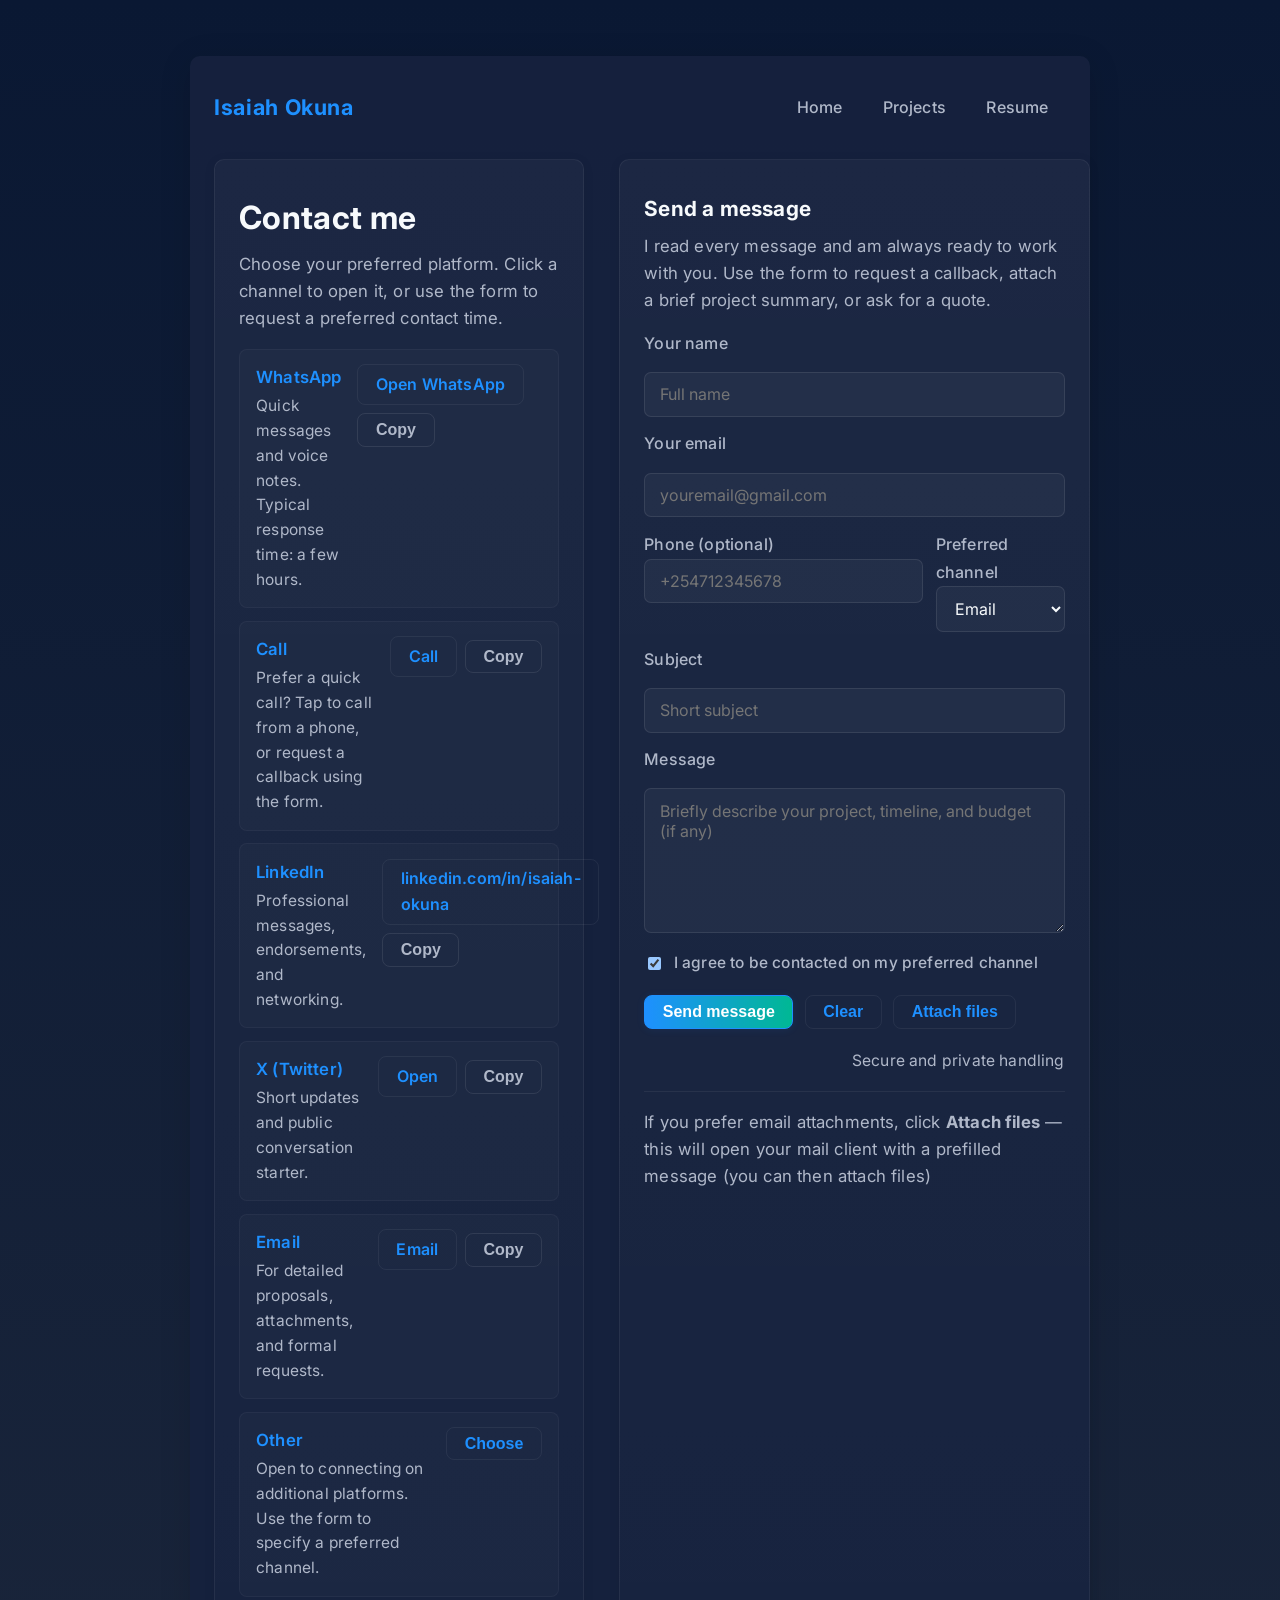
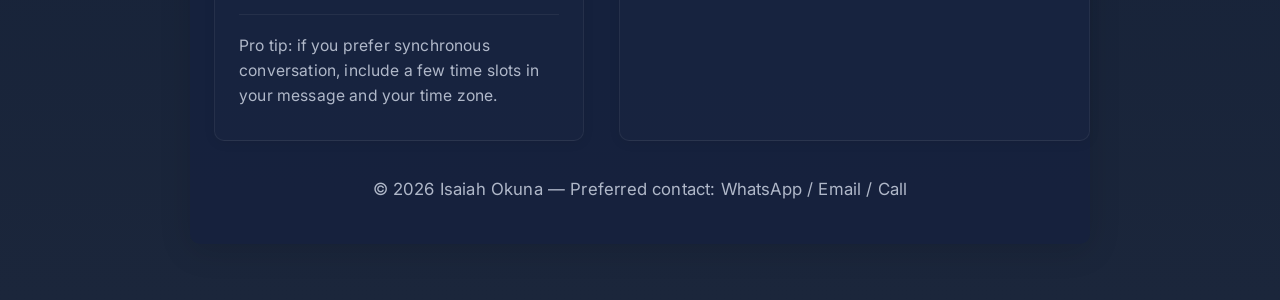
<file: contact me.html>
<!doctype html>
<html lang="en">
<head>
  <meta charset="utf-8" />
  <meta name="viewport" content="width=device-width,initial-scale=1" />
  <title>Contact — Isaiah Okuna</title>
  <link rel="preconnect" href="https://fonts.gstatic.com" crossorigin />
  <link href="https://fonts.googleapis.com/css2?family=Inter:wght@400;600;700&family=Roboto:wght@400;700&display=swap" rel="stylesheet" />
  <meta name="description" content="Contact Isaiah Okuna — choose WhatsApp, LinkedIn, X, phone, or send a direct message. Professional AJAX contact handling with validation." />
  <style>
    :root{
      --bg:#0a1833;
      --card:#16213e;
      --muted:#b0b8c9;
      --accent:#1e90ff;
      --accent-2:#00b894;
      --radius:10px;
      --container:900px;
      font-family: "Inter", "Roboto", system-ui, -apple-system, "Segoe UI", Arial;
      color-scheme: dark;
    }
    *{box-sizing:border-box}
    body{
      margin:0;
      min-height:100vh;
      background:linear-gradient(180deg,#0a1833 0%,#1b263b 100%);
      color:#f7fafc;
      font-size:17px;
      line-height:1.6;
      letter-spacing:0.01em;
    }
    .wrap{
      width:92%;
      max-width:var(--container);
      margin:3.5rem auto;
      padding:2rem 1.5rem 1.5rem 1.5rem;
      background:rgba(22,33,62,0.98);
      border-radius:var(--radius);
      box-shadow:0 6px 32px 0 rgba(0,0,0,0.13);
    }
    header{
      display:flex;
      align-items:center;
      justify-content:space-between;
      margin-bottom:2rem;
    }
    a.brand{
      font-weight:700;
      color:var(--accent);
      text-decoration:none;
      font-size:1.35rem;
      letter-spacing:0.03em;
      transition:color 0.2s;
    }
    a.brand:hover{ color:var(--accent-2);}
    nav[aria-label="Secondary"] a.btn{
      font-size:1rem;
      font-weight:500;
      color:var(--muted);
      border:none;
      background:transparent;
      transition:color 0.2s;
    }
    nav[aria-label="Secondary"] a.btn:hover{
      color:var(--accent);
      background:rgba(30,144,255,0.07);
    }
    .grid{
      display:grid;
      grid-template-columns:370px 1fr;
      gap:2.2rem;
    }
    .card{
      background:linear-gradient(180deg, rgba(255,255,255,0.03), rgba(255,255,255,0.01));
      padding:2rem 1.5rem;
      border-radius:var(--radius);
      border:1px solid rgba(255,255,255,0.06);
      box-shadow:0 2px 12px 0 rgba(0,0,0,0.07);
    }
    h1,h2{
      margin:0 0 0.5rem 0;
      font-weight:700;
      letter-spacing:0.01em;
    }
    h1{font-size:2rem;}
    h2{font-size:1.3rem;}
    p.muted{
      color:var(--muted);
      margin-top:0;
      font-size:1.05rem;
    }
    .channels{
      display:flex;
      flex-direction:column;
      gap:0.8rem;
      margin-top:0.7rem;
    }
    .channel{
      display:flex;
      align-items:flex-start;
      gap:1rem;
      padding:0.9rem 1rem;
      border-radius:8px;
      background:rgba(255,255,255,0.02);
      border:1px solid rgba(255,255,255,0.04);
      transition:box-shadow 0.2s;
    }
    .channel:hover{
      box-shadow:0 2px 8px 0 rgba(30,144,255,0.08);
      border-color:var(--accent);
    }
    .channel .meta{flex:1}
    .channel h4{
      margin:0;
      font-size:1.05rem;
      font-weight:600;
      color:var(--accent);
      letter-spacing:0.01em;
    }
    .channel p{
      margin:0.2rem 0 0 0;
      color:var(--muted);
      font-size:0.97rem;
    }
    .actions{
      display:flex;
      gap:0.5rem;
      flex-wrap:wrap;
      align-items:center;
    }
    .btn{
      display:inline-block;
      padding:0.42rem 1.1rem;
      border-radius:8px;
      text-decoration:none;
      font-weight:600;
      border:1px solid rgba(255,255,255,0.06);
      cursor:pointer;
      background:transparent;
      color:var(--accent);
      font-size:1rem;
      transition:background 0.18s, color 0.18s, border 0.18s;
    }
    .btn.primary{
      background:linear-gradient(90deg,var(--accent),var(--accent-2));
      color:#fff;
      border:1px solid var(--accent);
      box-shadow:0 1px 8px 0 rgba(30,144,255,0.09);
    }
    .btn.primary:hover{
      background:linear-gradient(90deg,var(--accent-2),var(--accent));
      color:#fff;
    }
    .btn.ghost{
      background:transparent;
      color:var(--muted);
      border:1px solid rgba(255,255,255,0.09);
    }
    .btn.ghost:hover{
      color:var(--accent-2);
      border-color:var(--accent-2);
    }
    form.contact{
      display:flex;
      flex-direction:column;
      gap:0.8rem;
    }
    label{
      font-size:1rem;
      color:var(--muted);
      font-weight:500;
      margin-bottom:0.2rem;
    }
    input[type="text"], input[type="email"], textarea, select{
      background:rgba(255,255,255,0.04);
      border:1px solid rgba(255,255,255,0.09);
      padding:0.7rem 0.9rem;
      border-radius:7px;
      color:#f7fafc;
      font-size:1rem;
      font-family:inherit;
      margin-bottom:0.1rem;
      transition:border 0.18s;
    }
    input:focus, textarea:focus, select:focus{
      border:1.5px solid var(--accent);
      outline:none;
      background:rgba(30,144,255,0.06);
    }
    .row{
      display:flex;
      gap:0.8rem;
    }
    .row .col{flex:1}
    .form-actions{
      display:flex;
      gap:0.7rem;
      align-items:center;
      margin-top:0.4rem;
    }
    .status{
      color:var(--accent-2);
      min-height:1.4rem;
      font-weight:500;
      letter-spacing:0.01em;
    }
    footer{
      margin-top:2.2rem;
      color:var(--muted);
      font-size:1.05rem;
      text-align:center;
      letter-spacing:0.01em;
    }
    @media (max-width:920px){
      .grid{grid-template-columns:1fr}
      .row{flex-direction:column}
      .wrap{padding:1.2rem;}
      .card{padding:1.2rem;}
    }
  </style>
</head>
<body>
  <div class="wrap" role="main">
    <header>
      <a class="brand" href="index.html">Isaiah Okuna</a>
      <nav aria-label="Secondary">
        <a class="btn" href="index.html">Home</a>
        <a class="btn" href="projects.html">Projects</a>
        <a class="btn" href="resume.html">Resume</a>
      </nav>
    </header>

    <section class="grid" aria-labelledby="contact-title">
      <!-- Left column: channels -->
      <aside class="card" aria-label="Contact channels">
        <h1 id="contact-title">Contact me</h1>
        <p class="muted">Choose your preferred platform. Click a channel to open it, or use the form to request a preferred contact time.</p>

        <div class="channels" role="list">
          <!-- WhatsApp -->
          <div class="channel" role="listitem" aria-label="WhatsApp">
            <div class="meta">
              <h4>WhatsApp</h4>
              <p>Quick messages and voice notes. Typical response time: a few hours.</p>
            </div>
            <div class="actions" aria-hidden="false">
              <!-- replace phone number with your international number (no plus sign in wa link) -->
              <a id="wa-btn" class="btn" href="https://wa.me/254707605751?text=Hi%20Isaiah%20Okuna%2C%20I%27d%20like%20to%20talk%20about..." target="_blank" rel="noopener">Open WhatsApp</a>
              <button class="btn ghost" onclick="copyToClipboard('+254707605751')">Copy</button>
            </div>
          </div>

          <!-- Phone call -->
          <div class="channel" role="listitem" aria-label="Phone call">
            <div class="meta">
              <h4>Call</h4>
              <p>Prefer a quick call? Tap to call from a phone, or request a callback using the form.</p>
            </div>
            <div class="actions">
              <a id="call-btn" class="btn" href="tel:+254712345678">Call</a>
              <button class="btn ghost" onclick="copyToClipboard('+254712345678')">Copy</button>
            </div>
          </div>

          <!-- LinkedIn -->
          <div class="channel" role="listitem" aria-label="LinkedIn">
            <div class="meta">
              <h4>LinkedIn</h4>
              <p>Professional messages, endorsements, and networking.</p>
            </div>
            <div class="actions">
              <a class="btn" href="https://www.linkedin.com/in/isaiah-okuna" target="_blank" rel="noopener">linkedin.com/in/isaiah-okuna</a>
              <button class="btn ghost" onclick="copyToClipboard('https://www.linkedin.com/in/isaiah-okuna')">Copy</button>
            </div>
          </div>

          <!-- X (Twitter) -->
          <div class="channel" role="listitem" aria-label="X">
            <div class="meta">
              <h4>X (Twitter)</h4>
              <p>Short updates and public conversation starter.</p>
            </div>
            <div class="actions">
              <a class="btn" href="https://twitter.com/IsaiahOkuna" target="_blank" rel="noopener">Open</a>
              <button class="btn ghost" onclick="copyToClipboard('https://twitter.com/IsaiahOkuna')">Copy</button>
            </div>
          </div>

          <!-- Email -->
          <div class="channel" role="listitem" aria-label="Email">
            <div class="meta">
              <h4>Email</h4>
              <p>For detailed proposals, attachments, and formal requests.</p>
            </div>
            <div class="actions">
              <a class="btn" href="mailto:isaiah.okuna@gmail.com">Email</a>
              <button class="btn ghost" onclick="copyToClipboard('isaiah.okuna@gmail.com')">Copy</button>
            </div>
          </div>

          <!-- Other platforms placeholder -->
          <div class="channel" role="listitem" aria-label="Other platforms">
            <div class="meta">
              <h4>Other</h4>
              <p>Open to connecting on additional platforms. Use the form to specify a preferred channel.</p>
            </div>
            <div class="actions">
              <button class="btn" onclick="document.getElementById('pref-channel').focus()">Choose</button>
            </div>
          </div>
        </div>

        <hr style="border:none;border-top:1px solid rgba(255,255,255,0.06);margin:1.1rem 0">

        <p style="margin:0;font-size:0.98rem;color:var(--muted)">Pro tip: if you prefer synchronous conversation, include a few time slots in your message and your time zone.</p>
      </aside>

      <!-- Right column: contact form -->
      <main class="card" aria-label="Contact form">
        <h2 style="margin-top:0">Send a message</h2>
        <p class="muted">I read every message and am always ready to work with you. Use the form to request a callback, attach a brief project summary, or ask for a quote.</p>

        <form id="contact-form" class="contact" novalidate>
          <label for="name">Your name</label>
          <input id="name" name="name" type="text" placeholder="Full name" required minlength="2" />

          <label for="email">Your email</label>
          <input id="email" name="email" type="email" placeholder="youremail@gmail.com" required />

          <div class="row">
            <div class="col">
              <label for="phone">Phone (optional)</label>
              <input id="phone" name="phone" type="text" placeholder="+254712345678" />
            </div>
            <div class="col">
              <label for="pref-channel">Preferred channel</label>
              <select id="pref-channel" name="pref_channel" aria-label="Preferred contact channel">
                <option value="whatsapp">WhatsApp</option>
                <option value="call">Call</option>
                <option value="email" selected>Email</option>
                <option value="linkedin">LinkedIn</option>
                <option value="x">X</option>
                <option value="other">Other</option>
              </select>
            </div>
          </div>

          <label for="subject">Subject</label>
          <input id="subject" name="subject" type="text" placeholder="Short subject" required minlength="3" />

          <label for="message">Message</label>
          <textarea id="message" name="message" rows="6" placeholder="Briefly describe your project, timeline, and budget (if any)" required minlength="10"></textarea>

          <div style="display:flex;gap:0.6rem;align-items:center;margin-top:0.25rem">
            <input id="consent" type="checkbox" checked />
            <label for="consent" style="margin:0;color:var(--muted);font-size:0.97rem">I agree to be contacted on my preferred channel</label>
          </div>

          <div class="form-actions">
            <button id="submit-btn" class="btn primary" type="submit">Send message</button>
            <button id="clear-btn" class="btn" type="button">Clear</button>
            <button id="attach-btn" class="btn" type="button" title="Add attachments via email">Attach files</button>
          </div>

          <div style="display:flex;justify-content:space-between;align-items:center;margin-top:0.4rem">
            <div id="form-status" class="status" aria-live="polite"></div>
            <div style="color:var(--muted);font-size:0.98rem">Secure and private handling</div>
          </div>
        </form>

        <hr style="border:none;border-top:1px solid rgba(255,255,255,0.06);margin:1.1rem 0">

        <p class="muted" style="margin:0">If you prefer email attachments, click <strong>Attach files</strong> — this will open your mail client with a prefilled message (you can then attach files)</p>
      </main>
    </section>

    <footer>
      <p>© <span id="year"></span> Isaiah Okuna — Preferred contact: WhatsApp / Email / Call</p>
    </footer>
  </div>

  <script>
    // small helpers
    document.getElementById('year').textContent = new Date().getFullYear();

    function copyToClipboard(text){
      if(navigator.clipboard){
        navigator.clipboard.writeText(text).then(()=> showStatus('Copied to clipboard'));
      } else {
        const ta = document.createElement('textarea'); ta.value = text; document.body.appendChild(ta); ta.select();
        try { document.execCommand('copy'); showStatus('Copied to clipboard'); } catch(e){ showStatus('Copy failed'); }
        document.body.removeChild(ta);
      }
    }

    function showStatus(msg, isError=false){
      const el = document.getElementById('form-status');
      el.textContent = msg;
      el.style.color = isError ? '#ffb4b4' : '';
      clearTimeout(window._statusTimer);
      window._statusTimer = setTimeout(()=> el.textContent = '', 6000);
    }

    // Attach button opens mail client with prefilled subject/body for attachments
    document.getElementById('attach-btn').addEventListener('click', () => {
      const name = encodeURIComponent(document.getElementById('name').value || '');
      const subject = encodeURIComponent(document.getElementById('subject').value || 'Files for discussion');
      const body = encodeURIComponent((document.getElementById('message').value || '') + '\n\nPlease find attachments in this email.');
      const mailto = `mailto:isaiah.okuna@gmail.com?subject=${subject}&body=${body}`;
      // open mail client
      window.location.href = mailto;
    });

    // Clear form
    document.getElementById('clear-btn').addEventListener('click', () => {
      document.getElementById('contact-form').reset();
      showStatus('Form cleared');
    });

    // Form validation helper
    function validateForm(data){
      const errors = [];
      if(!data.name || data.name.length < 2) errors.push('Name is too short');
      if(!data.email || !/^[^\s@]+@[^\s@]+\.[^\s@]+$/.test(data.email)) errors.push('Invalid email');
      if(!data.subject || data.subject.length < 3) errors.push('Subject is too short');
      if(!data.message || data.message.length < 10) errors.push('Message is too short');
      return errors;
    }

    // AJAX submit to backend /api/contact with professional handling
    document.getElementById('contact-form').addEventListener('submit', async function(ev){
      ev.preventDefault();
      const submitBtn = document.getElementById('submit-btn');
      submitBtn.disabled = true;
      submitBtn.textContent = 'Sending...';

      const data = {
        name: document.getElementById('name').value.trim(),
        email: document.getElementById('email').value.trim(),
        phone: document.getElementById('phone').value.trim(),
        pref_channel: document.getElementById('pref-channel').value,
        subject: document.getElementById('subject').value.trim(),
        message: document.getElementById('message').value.trim(),
        consent: !!document.getElementById('consent').checked
      };

      const errors = validateForm(data);
      if(errors.length){
        showStatus(errors[0], true);
        submitBtn.disabled = false;
        submitBtn.textContent = 'Send message';
        return;
      }

      // Primary: POST to /api/contact (expects JSON); fallback: open mail client
      try {
        const resp = await fetch('/api/contact', {
          method: 'POST',
          headers: { 'Content-Type': 'application/json' },
          body: JSON.stringify({
            name: data.name,
            email: data.email,
            message: `Preferred channel: ${data.pref_channel}\nPhone: ${data.phone}\n\n${data.message}`,
            subject: data.subject
          }),
          credentials: 'same-origin' // include cookies if any
        });

        if(resp.ok){
          const json = await resp.json();
          if(json && json.ok){
            showStatus('Message sent. I will contact you on your preferred channel shortly.');
            document.getElementById('contact-form').reset();
            submitBtn.textContent = 'Sent';
            setTimeout(()=> { submitBtn.textContent = 'Send message'; submitBtn.disabled = false; }, 1800);
            return;
          }
          // server returned structured error
          const err = json && json.errors ? Object.values(json.errors)[0] : 'Server error';
          showStatus(err, true);
        } else if(resp.status === 400){
          const json = await resp.json();
          const err = json && json.errors ? Object.values(json.errors)[0] : 'Validation failed';
          showStatus(err, true);
        } else {
          // non-JSON or unexpected status - fallback
          showStatus('Server error, opening mail client as fallback', true);
        }
      } catch (err){
        // network failure or no backend
        showStatus('No server available. Opening mail client as fallback');
      }

      // Fallback mailto with prefilled message (will open user's mail client)
      const subject = encodeURIComponent(data.subject || 'Contact from portfolio');
      const body = encodeURIComponent(
        `Name: ${data.name}\nEmail: ${data.email}\nPhone: ${data.phone}\nPreferred channel: ${data.pref_channel}\n\n${data.message}`
      );
      window.location.href = `mailto:isaiah.okuna@gmail.com?subject=${subject}&body=${body}`;

      submitBtn.disabled = false;
      submitBtn.textContent = 'Send message';
    });

    // Optional: detect mobile and present "Call" more prominently
    (function enhanceForMobile(){
      const isMobile = /Mobi|Android/i.test(navigator.userAgent);
      if(isMobile){
        document.getElementById('call-btn').classList.add('primary');
      }
    })();
  </script>
</body>
</html>
</file>
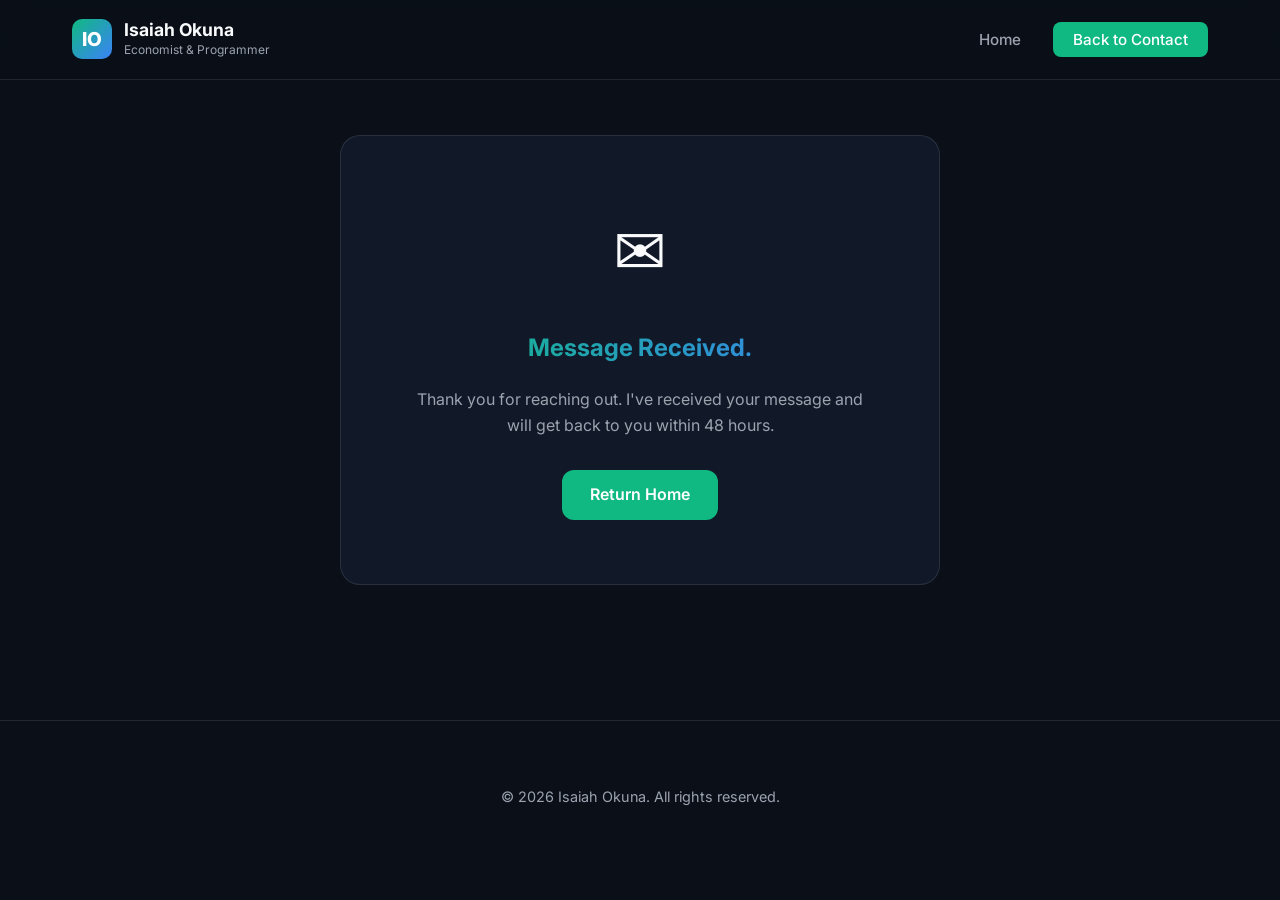
<file: contacts-thanks.html>
<!DOCTYPE html>
<html lang="en">
<head>
    <meta charset="UTF-8">
    <meta name="viewport" content="width=device-width, initial-scale=1.0">
    <title>Thank You | Isaiah Okuna</title>
    <link rel="stylesheet" href="style.css">
    <script src="https://cdnjs.cloudflare.com/ajax/libs/gsap/3.12.2/gsap.min.js"></script>
</head>
<body>

    <header class="site-header">
        <div class="container nav-container">
            <a href="index.html" class="brand">
                <div class="brand-logo">IO</div>
                <div class="brand-text">
                    <h1>Isaiah Okuna</h1>
                    <span>Economist & Programmer</span>
                </div>
            </a>
            <nav>
                <ul id="nav-menu">
                    <li><a href="index.html">Home</a></li>
                    <li><a href="contact.html" class="btn-nav">Back to Contact</a></li>
                </ul>
            </nav>
        </div>
    </header>

    <main style="min-height: 80vh; display: flex; align-items: center; justify-content: center; text-align: center;">
        <div class="container">
            <div class="card" style="max-width: 600px; margin: 0 auto; padding: 4rem;" id="thanks-card">
                <div style="font-size: 4rem; margin-bottom: 2rem;">✉</div>
                <h2 class="gradient-text">Message Received.</h2>
                <p class="text-muted" style="margin-bottom: 2rem;">Thank you for reaching out. I've received your message and will get back to you within 48 hours.</p>
                <a href="index.html" class="btn btn-primary">Return Home</a>
            </div>
        </div>
    </main>

    <footer>
        <div class="container footer-content">
            <p>&copy; <span id="year"></span> Isaiah Okuna. All rights reserved.</p>
        </div>
    </footer>

    <script src="script.js"></script>
    <script>
        document.addEventListener("DOMContentLoaded", () => {
            gsap.from("#thanks-card", {
                opacity: 0,
                y: 30,
                duration: 1,
                ease: "power3.out"
            });
        });
    </script>
</body>
</html>
</file>
<file: style.css>
@import url('https://fonts.googleapis.com/css2?family=Inter:wght@300;400;500;600;700;800&display=swap');

:root {
    /* Color Palette */
    --bg-deep: #0a0f18;
    --bg-surface: #111827;
    --bg-card: #1f2937;
    --primary: #10b981; /* Emerald-500 */
    --primary-hover: #059669; /* Emerald-600 */
    --secondary: #3b82f6; /* Blue-500 */
    --text-main: #f9fafb;
    --text-muted: #9ca3af;
    --border: rgba(255, 255, 255, 0.1);
    --glass: rgba(255, 255, 255, 0.03);
    --glass-border: rgba(255, 255, 255, 0.05);
    
    /* Spacing & Sizing */
    --container-max: 1200px;
    --header-height: 80px;
    --radius-sm: 8px;
    --radius-md: 12px;
    --radius-lg: 20px;
    
    /* Transitions */
    --transition: all 0.3s cubic-bezier(0.4, 0, 0.2, 1);
}

* {
    box-sizing: border-box;
    margin: 0;
    padding: 0;
}

html {
    scroll-behavior: smooth;
}

body {
    font-family: 'Inter', system-ui, -apple-system, sans-serif;
    background-color: var(--bg-deep);
    color: var(--text-main);
    line-height: 1.6;
    overflow-x: hidden;
    -webkit-font-smoothing: antialiased;
}

/* --- Layout Components --- */

.container {
    max-width: var(--container-max);
    margin: 0 auto;
    padding: 0 2rem;
}

section {
    padding: 100px 0;
}

/* --- Navigation --- */

.site-header {
    height: var(--header-height);
    background: rgba(10, 15, 24, 0.8);
    backdrop-filter: blur(12px);
    border-bottom: 1px solid var(--border);
    position: fixed;
    top: 0;
    left: 0;
    width: 100%;
    z-index: 1000;
    display: flex;
    align-items: center;
}

.nav-container {
    display: flex;
    justify-content: space-between;
    align-items: center;
    width: 100%;
}

.brand {
    display: flex;
    align-items: center;
    gap: 12px;
    text-decoration: none;
    color: var(--text-main);
}

.brand-logo {
    width: 40px;
    height: 40px;
    background: linear-gradient(135deg, var(--primary), var(--secondary));
    border-radius: 10px;
    display: flex;
    align-items: center;
    justify-content: center;
    font-weight: 800;
    font-size: 1.2rem;
    color: white;
}

.brand-text h1 {
    font-size: 1.1rem;
    font-weight: 700;
    margin: 0;
}

.brand-text span {
    font-size: 0.75rem;
    color: var(--text-muted);
    display: block;
}

nav ul {
    display: flex;
    list-style: none;
    gap: 32px;
}

nav a {
    text-decoration: none;
    color: var(--text-muted);
    font-weight: 500;
    font-size: 0.95rem;
    transition: var(--transition);
}

nav a:hover, nav a.active {
    color: var(--primary);
}

.btn-nav {
    background: var(--primary);
    color: white !important;
    padding: 8px 20px;
    border-radius: var(--radius-sm);
}

.btn-nav:hover {
    background: var(--primary-hover);
    transform: translateY(-1px);
}

/* --- Typography --- */

h1, h2, h3, h4 {
    font-weight: 700;
    line-height: 1.2;
    margin-bottom: 1.5rem;
}

.gradient-text {
    background: linear-gradient(90deg, var(--primary), var(--secondary));
    -webkit-background-clip: text;
    -webkit-text-fill-color: transparent;
}

.text-muted {
    color: var(--text-muted);
}

/* --- Buttons --- */

.btn {
    display: inline-flex;
    align-items: center;
    justify-content: center;
    padding: 12px 28px;
    border-radius: var(--radius-md);
    font-weight: 600;
    text-decoration: none;
    transition: var(--transition);
    cursor: pointer;
    border: none;
    font-size: 1rem;
}

.btn-primary {
    background: var(--primary);
    color: white;
}

.btn-primary:hover {
    background: var(--primary-hover);
    transform: translateY(-2px);
    box-shadow: 0 10px 20px -5px rgba(16, 185, 129, 0.4);
}

.btn-outline {
    border: 1px solid var(--border);
    color: var(--text-main);
    background: var(--glass);
}

.btn-outline:hover {
    background: rgba(255, 255, 255, 0.05);
    border-color: var(--text-muted);
}

/* --- Cards --- */

.card {
    background: var(--bg-surface);
    border: 1px solid var(--border);
    border-radius: var(--radius-lg);
    padding: 2rem;
    transition: var(--transition);
}

.card:hover {
    transform: translateY(-5px);
    border-color: rgba(16, 185, 129, 0.3);
    box-shadow: 0 20px 40px -15px rgba(0, 0, 0, 0.5);
}

/* --- Footer --- */

footer {
    padding: 4rem 0;
    border-top: 1px solid var(--border);
    text-align: center;
    background: var(--bg-deep);
}

.footer-content p {
    color: var(--text-muted);
    font-size: 0.9rem;
}

/* --- Animations --- */

[data-aos] {
    opacity: 0;
    transform: translateY(20px);
    transition: all 0.6s ease-out;
}

[data-aos].aos-animate {
    opacity: 1;
    transform: translateY(0);
}

/* --- Mobile Menu --- */

.menu-toggle {
    display: none;
    background: none;
    border: none;
    color: var(--text-main);
    font-size: 1.5rem;
    cursor: pointer;
}

@media (max-width: 768px) {
    .menu-toggle {
        display: block;
    }

    nav ul {
        display: none;
        flex-direction: column;
        position: absolute;
        top: var(--header-height);
        left: 0;
        width: 100%;
        background: var(--bg-surface);
        padding: 2rem;
        border-bottom: 1px solid var(--border);
        gap: 20px;
    }

    nav ul.show {
        display: flex;
    }

    .hero-layout {
        flex-direction: column;
    }
}
</file>
